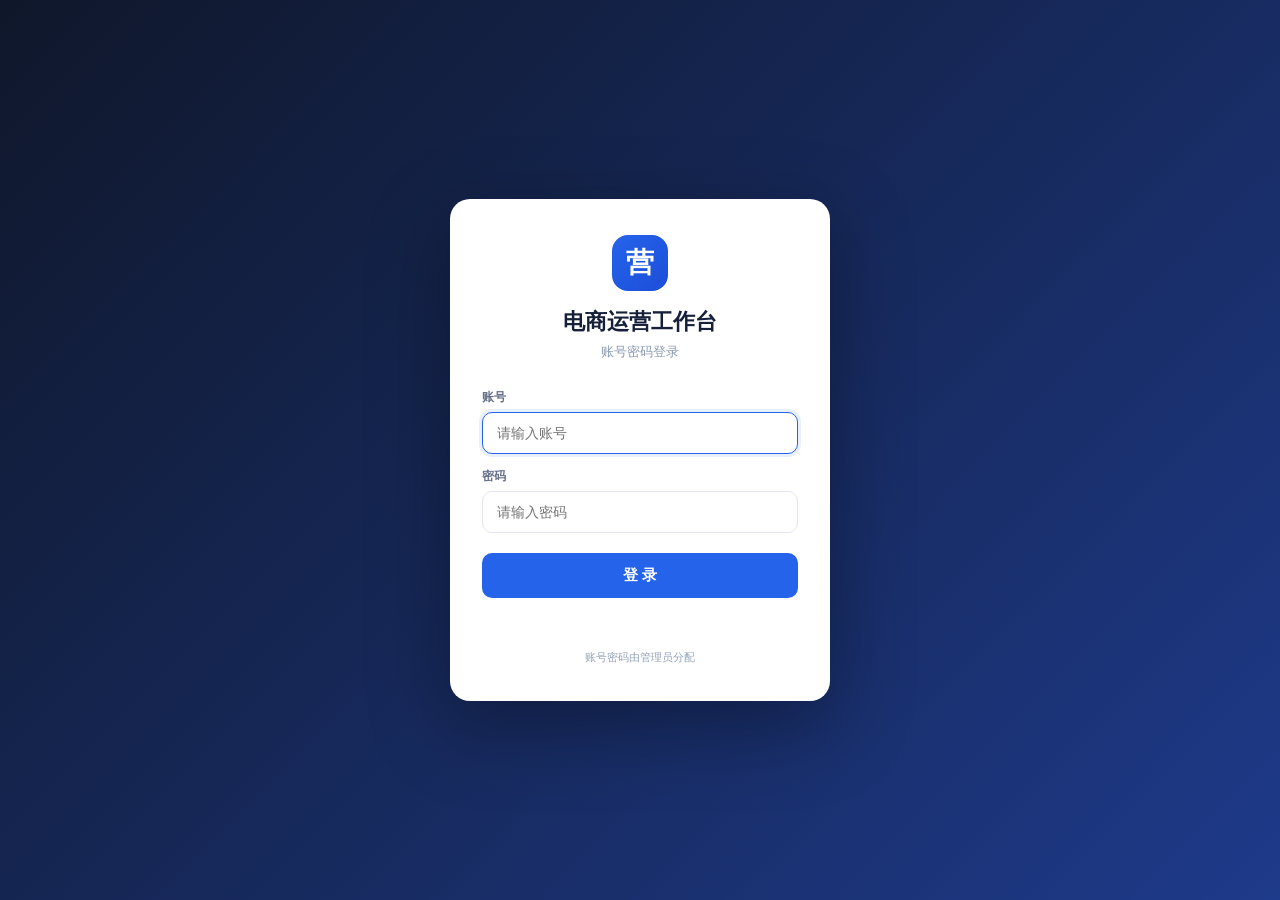
<file: index.html>
<!doctype html>
<html lang="zh-CN">
<head>
  <meta charset="utf-8">
  <meta name="viewport" content="width=device-width, initial-scale=1">
  <title>电商运营工作台</title>
  <link rel="stylesheet" href="style.css?v=20261010a">
</head>
<body>
  <div class="app">
    <aside class="sidebar">
      <div class="brand">
        <div class="logo">营</div>
        <div>电商运营工作台<small>PDD · 单品起店 · ROI</small></div>
      </div>
      <button class="nav-item active" data-view="autopublish"><span class="ico">🚀</span>一键上架</button>
      <button class="nav-item" data-view="flowtree"><span class="ico">🌳</span>流程树</button>
      <button class="nav-item" data-view="dashboard"><span class="ico">▦</span>运营总览1</button>
      <button class="nav-item" data-view="packing"><span class="ico">🖨</span>打单登记</button>
      <div class="nav-group" id="nav-group-guide">
        <div class="nav-item nav-parent" data-group="guide"><span class="ico">📚</span><span class="nav-label">运营指南</span><span class="nav-arrow">▾</span></div>
        <div class="nav-sub" id="nav-sub-guide" hidden></div>
      </div>
      <button class="nav-item" data-view="products"><span class="ico">✚</span>商品投产</button>
      <button class="nav-item" data-view="catalog"><span class="ico">📦</span>商品库</button>
      <button class="nav-item" data-view="freight"><span class="ico">🚚</span>运费结算</button>
      <button class="nav-item" data-view="competitors"><span class="ico">🔍</span>竞品监控</button>
      <button class="nav-item" data-view="titleopt"><span class="ico">✏️</span>标题优化</button>
      <button class="nav-item" data-view="suppliers"><span class="ico">🏭</span>供应商</button>
      <button class="nav-item" data-view="newoffer"><span class="ico">🆕</span>新品专区</button>
      <button class="nav-item" data-view="keywords"><span class="ico">⌘</span>关键词库</button>
      <button class="nav-item" data-view="tasks"><span class="ico">✔</span>SOP 任务</button>
      <button class="nav-item" data-view="scheduler"><span class="ico">⏰</span>任务调度</button>
      <button class="nav-item" data-view="reviews"><span class="ico">⭐</span>评价监控</button>
      <button class="nav-item" data-view="logs"><span class="ico">◷</span>运营日志</button>
      <button class="nav-item" data-view="errors"><span class="ico">⚠️</span>错误处理</button>
      <button class="nav-item" data-view="publishedgoods"><span class="ico">📋</span>上架列表</button>
      <button class="nav-item" data-view="aiboss"><span class="ico">🤖</span>AI老板</button>
      <button class="nav-item" data-view="promofinance"><span class="ico">💰</span>推广财务</button>
      <button class="nav-item" data-view="profit"><span class="ico">📊</span>盈利看板</button>
      <button class="nav-item" data-view="sale"><span class="ico">📈</span>销售看板</button>
      <button class="nav-item" data-view="useradmin" data-admin-only="1"><span class="ico">👥</span>用户与权限</button>
    </aside>

    <main class="main">
      <div class="topbar">
        <div>
          <h1 id="page-title">运营总览</h1>
          <p class="subtitle" id="page-subtitle">把资料里的经验，变成每天可执行的运营动作。</p>
        </div>
        <div style="display:flex;align-items:center;gap:10px">
          <div class="pill" id="shop-pill">
            <button class="shop-btn active" data-shop="拼多多">拼多多</button>
            <button class="shop-btn" data-shop="淘宝">淘宝</button>
          </div>
          <div class="pill" id="date-pill"></div>
          <div class="pill" id="user-pill" style="display:flex;align-items:center;gap:8px">
            <span id="current-user" style="font-weight:600;color:#17203a"></span>
            <button class="logout-btn" id="logout-btn">退出登录</button>
          </div>
        </div>
      </div>

      <div id="view-dashboard" class="view"></div>
      <div id="view-guidehub" class="view" hidden></div>
      <div id="view-guide" class="view" hidden></div>
      <div id="view-products" class="view" hidden></div>
      <div id="view-catalog" class="view" hidden></div>
      <div id="view-freight" class="view" hidden></div>
      <div id="view-competitors" class="view" hidden></div>
      <div id="view-titleopt" class="view" hidden></div>
      <div id="view-suppliers" class="view" hidden></div>
      <div id="view-knowledge" class="view" hidden></div>
      <div id="view-calendar" class="view" hidden></div>
      <div id="view-keywords" class="view" hidden></div>
      <div id="view-tasks" class="view" hidden></div>
      <div id="view-scheduler" class="view" hidden></div>
      <div id="view-reviews" class="view" hidden></div>
      <div id="view-douyin" class="view" hidden></div>
      <div id="view-logs" class="view" hidden></div>
      <div id="view-errors" class="view" hidden></div>
      <div id="view-autopublish" class="view" hidden></div>
      <div id="view-flowtree" class="view" hidden></div>
      <div id="view-publishedgoods" class="view" hidden></div>
      <div id="view-packing" class="view" hidden></div>
      <div id="view-promofinance" class="view" hidden></div>
      <div id="view-profit" class="view" hidden></div>
      <div id="view-sale" class="view" hidden></div>
      <div id="view-aiboss" class="view" hidden></div>
      <div id="view-useradmin" class="view" hidden></div>
      <div id="view-newoffer" class="view" hidden></div>
    </main>
  </div>

  <div class="toast" id="toast"></div>
  <script src="app.js?v=20261023c"></script>
</body>
</html>
</file>
<file: style.css>
/* ==========================================================================
   电商运营工作台 — 设计系统 v2
   现代 SaaS 数据看板 · 靛蓝紫品牌 · 精致层次
   ========================================================================== */

/* 全局：HTML hidden 属性必须真正隐藏（防止 .nav-item 等 display:flex 覆盖） */
[hidden] { display: none !important; }

:root {
  /* 品牌色（靛蓝 → 紫 渐变） */
  --brand: #4f46e5;
  --brand-2: #7c3aed;
  --brand-3: #6366f1;
  --grad: linear-gradient(135deg, #4f46e5 0%, #7c3aed 100%);
  --brand-soft: #eef2ff;

  /* 中性色阶 */
  --bg: #f5f6fa;
  --panel: #ffffff;
  --ink: #0f172a;
  --ink-2: #334155;
  --muted: #64748b;
  --faint: #94a3b8;
  --line: #e2e8f0;
  --line-soft: #f1f5f9;

  /* 语义色 */
  --green: #10b981;
  --amber: #f59e0b;
  --red: #ef4444;
  --sky: #0ea5e9;

  /* 阴影（三层） */
  --shadow-xs: 0 1px 2px rgba(15, 23, 42, .04);
  --shadow-sm: 0 1px 3px rgba(15, 23, 42, .06), 0 1px 2px rgba(15, 23, 42, .04);
  --shadow: 0 4px 6px -1px rgba(15, 23, 42, .05), 0 10px 22px -6px rgba(15, 23, 42, .07);
  --shadow-lg: 0 16px 36px -8px rgba(79, 70, 229, .20);
  --shadow-glow: 0 8px 24px -6px rgba(79, 70, 229, .45);

  --radius: 14px;
  --radius-sm: 10px;
  --radius-xs: 8px;
}

* { box-sizing: border-box; }
html, body { margin: 0; height: 100%; }
body {
  font-family: "Inter", "PingFang SC", "Microsoft YaHei", system-ui, -apple-system, sans-serif;
  background:
    radial-gradient(1200px 500px at 85% -10%, rgba(124, 58, 237, .06), transparent 60%),
    radial-gradient(900px 420px at -10% 0%, rgba(79, 70, 229, .05), transparent 55%),
    var(--bg);
  color: var(--ink);
  -webkit-font-smoothing: antialiased;
  -moz-osx-font-smoothing: grayscale;
  text-rendering: optimizeLegibility;
  font-feature-settings: "tnum" 1, "cv02" 1, "cv03" 1;
}
button, input, select, textarea { font-family: inherit; }
button { cursor: pointer; }

.app {
  display: grid;
  grid-template-columns: 252px 1fr;
  min-height: 100vh;
}

/* ==========================================================================
   侧栏 — 国风 · 墨底朱印描金
   ========================================================================== */
.sidebar {
  background: linear-gradient(180deg, #261610 0%, #20130c 45%, #190e08 100%);
  color: #f2e8d5;
  padding: 22px 14px;
  display: flex;
  flex-direction: column;
  gap: 4px;
  position: sticky;
  top: 0;
  height: 100vh;
  overflow-y: auto;
  box-shadow: inset -1px 0 0 rgba(201, 168, 106, .15);
}
.sidebar::-webkit-scrollbar { width: 6px; }
.sidebar::-webkit-scrollbar-thumb { background: rgba(201, 168, 106, .28); border-radius: 3px; }
.sidebar::-webkit-scrollbar-track { background: transparent; }
.brand {
  display: flex; align-items: center; gap: 11px;
  font-weight: 800; letter-spacing: -.02em;
  padding: 2px 8px 20px;
  margin-bottom: 8px;
  border-bottom: 1px solid rgba(201, 168, 106, .2);
}
.brand .logo {
  width: 38px; height: 38px; border-radius: 8px;
  background: linear-gradient(135deg, #b0392c, #8c2b20);
  border: 1px solid #c9a86a;
  display: grid; place-items: center; color: #fdf3e0; font-size: 19px;
  box-shadow: 0 4px 14px -4px rgba(176, 57, 44, .55);
}
.brand small { display: block; color: #bfa98c; font-weight: 500; margin-top: 3px; font-size: 11px; letter-spacing: .02em; }

.nav-item {
  display: flex; align-items: center; gap: 11px;
  color: #c9b394; text-decoration: none; border: 0; background: transparent;
  padding: 10px 12px; border-radius: 8px; font-size: 14px; font-weight: 500;
  width: 100%; text-align: left; position: relative;
  transition: background .18s, color .18s, transform .18s;
}
.nav-item:hover { background: rgba(201, 168, 106, .1); color: #f2e8d5; transform: translateX(2px); }
.nav-item.active {
  background: linear-gradient(90deg, #b0392c, #8c2b20); color: #fdf3e0; font-weight: 600;
  box-shadow: inset 3px 0 0 #c9a86a, 0 4px 14px -3px rgba(176, 57, 44, .5);
}
.nav-item .ico {
  width: 22px; height: 22px; text-align: center; font-size: 15px;
  display: grid; place-items: center; flex: 0 0 auto;
  border-radius: 6px; line-height: 1;
}
.nav-label { flex: 1; min-width: 0; }
.nav-arrow {
  flex: 0 0 auto; font-size: 11px; opacity: .7; padding: 0 2px;
  transition: transform .2s; line-height: 1; color: #c9a86a;
}
.nav-group.open .nav-arrow { transform: rotate(180deg); }
.nav-sub {
  display: flex; flex-direction: column; gap: 2px;
  padding-left: 12px; margin: 2px 0 4px 24px;
  border-left: 1px solid rgba(201, 168, 106, .25);
}
.nav-sub[hidden] { display: none; }
.nav-item.sub { padding: 8px 12px; }

/* ==========================================================================
   主内容
   ========================================================================== */
.main { padding: 30px 36px 60px; max-width: 1320px; min-width: 0; }
.topbar {
  display: flex; justify-content: space-between; align-items: flex-start;
  gap: 20px; margin-bottom: 26px;
}
h1 { font-size: 27px; margin: 0 0 6px; letter-spacing: -.025em; font-weight: 800; color: var(--ink); }
h2 { font-size: 18px; margin: 0; letter-spacing: -.01em; font-weight: 700; }
.subtitle { color: var(--muted); line-height: 1.6; margin: 0; font-size: 14px; }
.pill {
  color: var(--muted); background: white; padding: 5px 6px; border-radius: 999px;
  font-size: 12px; white-space: nowrap; box-shadow: var(--shadow-sm);
  border: 1px solid var(--line);
}
.shop-btn {
  border: 1px solid transparent; background: transparent; color: var(--muted);
  padding: 4px 13px; border-radius: 999px; font-size: 12px; font-weight: 600;
  cursor: pointer; transition: .18s;
}
.shop-btn:hover { color: var(--brand); }
.shop-btn.active { background: var(--grad); color: white; box-shadow: var(--shadow-sm); }
.logout-btn {
  border: 1px solid transparent; background: transparent; color: #dc2626;
  padding: 4px 13px; border-radius: 999px; font-size: 12px; font-weight: 600;
  cursor: pointer; transition: .18s;
}
.logout-btn:hover { color: #b91c1c; }

/* ==========================================================================
   Hero
   ========================================================================== */
.hero {
  position: relative;
  background: var(--grad);
  color: white; border-radius: 20px; padding: 26px 28px; margin-bottom: 24px;
  display: flex; justify-content: space-between; gap: 18px; flex-wrap: wrap;
  box-shadow: var(--shadow-lg);
  overflow: hidden;
}
.hero::before {
  content: ""; position: absolute; inset: 0;
  background:
    radial-gradient(400px 200px at 90% 0%, rgba(255, 255, 255, .18), transparent 60%),
    radial-gradient(300px 220px at 10% 100%, rgba(255, 255, 255, .08), transparent 55%);
  pointer-events: none;
}
.hero h2 { font-size: 21px; margin-bottom: 8px; position: relative; }
.hero p { margin: 0; opacity: .88; max-width: 560px; line-height: 1.65; position: relative; font-size: 13.5px; }
.hero .cta {
  align-self: center; background: white; color: #3730a3; border: 0; font-weight: 700;
  padding: 11px 18px; border-radius: 12px; font-size: 13.5px; position: relative;
  box-shadow: 0 8px 20px -6px rgba(0, 0, 0, .3); transition: transform .18s;
}
.hero .cta:hover { transform: translateY(-2px); }

/* ==========================================================================
   布局 / 统计卡片
   ========================================================================== */
.grid { display: grid; gap: 16px; }
.cols-2 { grid-template-columns: repeat(2, 1fr); }
.cols-3 { grid-template-columns: repeat(3, 1fr); }

.stats-grid { display: grid; grid-template-columns: repeat(4, 1fr); gap: 14px; margin-bottom: 22px; }
.stat-card {
  background: var(--panel); border-radius: var(--radius); padding: 18px 20px;
  box-shadow: var(--shadow-sm); border: 1px solid var(--line);
  transition: transform .18s, box-shadow .18s;
}
.stat-card:hover { transform: translateY(-3px); box-shadow: var(--shadow); }
.stat-card .label { color: var(--muted); font-size: 12px; margin-bottom: 8px; font-weight: 600; }
.stat-card .value {
  font-size: 28px; font-weight: 800; letter-spacing: -.02em; color: var(--ink);
  font-variant-numeric: tabular-nums;
}
.stat-card .hint { color: var(--faint); font-size: 11px; margin-top: 7px; }

/* ==========================================================================
   面板 / 卡片
   ========================================================================== */
.panel {
  background: var(--panel); border: 1px solid var(--line); border-radius: var(--radius);
  padding: 20px; box-shadow: var(--shadow-sm);
}
.panel + .panel { margin-top: 16px; }
.panel-header { display: flex; justify-content: space-between; align-items: center; margin-bottom: 16px; gap: 12px; flex-wrap: wrap; }
.panel-header h2 { font-size: 16px; }
.badge {
  color: var(--brand); background: var(--brand-soft); padding: 4px 9px;
  border-radius: 8px; font-size: 12px; font-weight: 700;
}
.muted { color: var(--muted); font-size: 13px; }

/* ==========================================================================
   表格
   ========================================================================== */
.table-wrap { overflow-x: auto; border-radius: var(--radius-xs); }
table { width: 100%; border-collapse: collapse; font-size: 13px; }
th, td { text-align: left; padding: 11px 12px; border-bottom: 1px solid var(--line-soft); vertical-align: middle; }
thead th {
  color: var(--muted); font-weight: 600; font-size: 12px; white-space: nowrap;
  background: #fafbfe; letter-spacing: .02em;
}
thead tr th:first-child { border-top-left-radius: 8px; border-bottom-left-radius: 8px; }
thead tr th:last-child { border-top-right-radius: 8px; border-bottom-right-radius: 8px; }
td.num { text-align: right; font-variant-numeric: tabular-nums; }
tbody tr { transition: background .12s; }
tbody tr:hover td { background: #f6f7ff; }
tbody tr:last-child td { border-bottom: 0; }

.tag {
  display: inline-block; padding: 3px 10px; border-radius: 999px;
  font-size: 11px; font-weight: 600; line-height: 1.5;
}
.tag.green { background: #e7f9f1; color: #0e9f6e; }
.tag.amber { background: #fef3e0; color: #d97706; }
.tag.red { background: #fdecec; color: #dc2626; }
.tag.blue { background: var(--brand-soft); color: var(--brand); }
.tag.gray { background: #eef1f6; color: #8a94a6; }

/* ==========================================================================
   按钮
   ========================================================================== */
.btn {
  border: 1px solid var(--line); background: white; color: var(--ink-2);
  padding: 9px 15px; border-radius: var(--radius-xs); font-weight: 600; font-size: 13px;
  transition: .18s; box-shadow: var(--shadow-xs);
}
.btn:hover { border-color: #cbd5e1; background: #fafbfe; transform: translateY(-1px); }
.btn:active { transform: translateY(0); }
.btn.primary { background: var(--grad); color: white; border-color: transparent; box-shadow: 0 6px 16px -6px rgba(99, 102, 241, .6); }
.btn.primary:hover { filter: brightness(1.06); box-shadow: 0 8px 20px -6px rgba(99, 102, 241, .7); }
.btn.subtle { border: 0; background: #eef1f8; color: var(--muted); box-shadow: none; }
.btn.subtle:hover { background: #e4e8f2; }
.btn.danger { color: var(--red); border-color: #fbd5d5; }
.btn.danger:hover { background: #fff5f5; }
.btn.sm { padding: 7px 11px; font-size: 12px; border-radius: 8px; }
.btn.xs { padding: 4px 8px; font-size: 11px; border-radius: 7px; }

/* 新品专区「一键上架选中」主操作按钮：渐变 + 图标 + 圆角阴影，更醒目大方 */
.newoffer-publish-btn {
  display: inline-flex; align-items: center; gap: 7px;
  padding: 10px 22px; font-size: 14px; font-weight: 700; color: #fff;
  background: linear-gradient(135deg, #2563eb 0%, #7c3aed 100%);
  border: none; border-radius: 12px; cursor: pointer;
  box-shadow: 0 6px 18px -4px rgba(79, 70, 229, .55), 0 2px 6px rgba(79, 70, 229, .3);
  transition: .2s;
}
.newoffer-publish-btn:hover {
  transform: translateY(-2px); filter: brightness(1.06);
  box-shadow: 0 10px 24px -6px rgba(79, 70, 229, .65);
}
.newoffer-publish-btn:active { transform: translateY(0); box-shadow: 0 4px 12px -4px rgba(79, 70, 229, .5); }
.newoffer-publish-btn:disabled { opacity: .55; cursor: not-allowed; transform: none; filter: none; }

.mod-badge {
  display: inline-block; min-width: 17px; height: 17px; line-height: 17px; padding: 0 5px;
  border-radius: 9px; background: #ef4444; color: #fff; font-size: 10px; font-weight: 700;
  text-align: center; margin-left: 5px; vertical-align: middle;
  box-shadow: 0 2px 6px -1px rgba(239, 68, 68, .5);
}
.mod-new { color: #ef4444; font-weight: 700; }
.catalog-prod-actions { margin-left: auto; display: flex; gap: 5px; flex: 0 0 auto; }
.sku-actions { display: flex; gap: 5px; flex: 0 0 auto; }

/* ==========================================================================
   表单
   ========================================================================== */
form { display: grid; gap: 11px; }
.field-row { display: grid; grid-template-columns: 1fr 1fr; gap: 13px; }
.field { display: flex; flex-direction: column; gap: 6px; }
.field label { font-size: 12px; color: var(--muted); font-weight: 600; }
input, select, textarea {
  border: 1px solid var(--line); border-radius: 9px; padding: 9px 12px;
  font-size: 13px; width: 100%; color: var(--ink); background: white;
  transition: border-color .15s, box-shadow .15s;
}
input:focus, select:focus, textarea:focus {
  outline: none; border-color: var(--brand);
  box-shadow: 0 0 0 3px rgba(79, 70, 229, .14);
}
textarea { min-height: 72px; resize: vertical; }
.form-actions { display: flex; gap: 8px; justify-content: flex-end; }

/* ==========================================================================
   知识库卡片
   ========================================================================== */
.card-grid { display: grid; grid-template-columns: repeat(auto-fill, minmax(300px, 1fr)); gap: 16px; }
.k-card {
  border: 1px solid var(--line); border-radius: var(--radius); padding: 18px;
  background: white; box-shadow: var(--shadow-xs); transition: transform .18s, box-shadow .18s;
}
.k-card:hover { transform: translateY(-3px); box-shadow: var(--shadow); }
.k-card .cat { color: var(--brand); font-size: 11px; font-weight: 700; text-transform: uppercase; letter-spacing: .07em; }
.k-card h3 { margin: 8px 0 8px; font-size: 15.5px; }
.k-card p { color: var(--muted); font-size: 13px; line-height: 1.55; margin: 0 0 12px; }
.k-card ul { margin: 0 0 14px; padding-left: 18px; color: var(--ink-2); font-size: 12.5px; line-height: 1.65; }
.k-sop { background: #f4f6ff; border-radius: 8px; padding: 10px 12px; font-size: 12px; color: #475069; white-space: pre-line; line-height: 1.6; }

/* ==========================================================================
   选品日历
   ========================================================================== */
.calendar-wrap { display: grid; grid-template-columns: repeat(auto-fill, minmax(260px, 1fr)); gap: 14px; }
.month-col { border: 1px solid var(--line); border-radius: var(--radius); padding: 16px; background: white; box-shadow: var(--shadow-xs); }
.month-col h3 { margin: 0 0 12px; font-size: 15px; color: var(--brand-2); }
.node { font-size: 12.5px; line-height: 1.5; padding: 9px 0; border-top: 1px dashed var(--line); }
.node b { display: block; margin-bottom: 3px; color: var(--ink); }
.node span { color: #565f7a; }

/* ==========================================================================
   任务
   ========================================================================== */
.task-row { display: flex; align-items: center; gap: 11px; padding: 12px 0; border-bottom: 1px solid var(--line-soft); }
.task-row:last-child { border-bottom: 0; }
.task-check { width: 18px; height: 18px; accent-color: var(--brand); flex: 0 0 auto; }
.task-body { flex: 1; min-width: 0; }
.task-title { font-weight: 600; font-size: 14px; color: var(--ink); }
.task-meta { color: var(--muted); font-size: 12px; margin-top: 3px; }
.task-row.done .task-title { text-decoration: line-through; color: var(--muted); }

.tabs { display: flex; gap: 7px; flex-wrap: wrap; margin-bottom: 16px; }
.tab {
  border: 1px solid var(--line); background: white; color: var(--muted);
  padding: 8px 15px; border-radius: 999px; font-size: 13px; font-weight: 600;
  transition: .18s;
}
.tab:hover { color: var(--brand); border-color: #c7d2fe; }
.tab.active { background: var(--grad); border-color: transparent; color: white; box-shadow: 0 6px 14px -6px rgba(99, 102, 241, .55); }

.roi-meter { width: 100%; height: 10px; border-radius: 999px; background: #eef0f7; overflow: hidden; }
.roi-meter > i { display: block; height: 100%; background: linear-gradient(90deg, var(--green), var(--brand)); border-radius: 999px; }

.empty { text-align: center; color: var(--faint); padding: 40px 10px; }
.empty .big { font-size: 42px; margin-bottom: 8px; }

.callout {
  border-left: 4px solid var(--amber); background: #fffbf0; border-radius: 8px;
  padding: 12px 14px; font-size: 13px; color: #7a5b12; margin: 12px 0; line-height: 1.6;
}

/* ==========================================================================
   操作手册
   ========================================================================== */
.guide-steps { display: grid; gap: 11px; }
.guide-step {
  display: flex; gap: 13px; align-items: flex-start;
  border: 1px solid var(--line); border-radius: 12px; padding: 14px;
  background: #fbfcff; transition: box-shadow .18s;
}
.guide-step:hover { box-shadow: var(--shadow-sm); }
.guide-step > b {
  color: white; background: var(--grad);
  min-width: 36px; height: 36px; border-radius: 10px;
  display: grid; place-items: center; font-size: 13px; flex: 0 0 auto;
  box-shadow: 0 4px 12px -4px rgba(99, 102, 241, .5);
}
.guide-step h3 { margin: 0 0 4px; font-size: 14px; }
.guide-step p { margin: 0; color: var(--muted); font-size: 12.5px; line-height: 1.55; }
.guide-note { color: var(--amber); font-weight: 700; }

/* ==========================================================================
   Toast
   ========================================================================== */
.toast {
  position: fixed; right: 24px; bottom: 24px; z-index: 50;
  background: #111827; color: white; padding: 13px 18px; border-radius: 12px;
  font-size: 13px; box-shadow: var(--shadow-lg); opacity: 0; transform: translateY(12px);
  transition: .25s; pointer-events: none; max-width: 340px;
}
.toast.show { opacity: 1; transform: translateY(0); }

/* ==========================================================================
   商品库（平台 + 电商层级）
   ========================================================================== */
/* 删除模式开关 */
.delete-toggle-bar {
  display: flex; align-items: center; gap: 12px;
  padding: 10px 14px; margin-bottom: 16px;
  border: 1px solid var(--line); border-radius: 12px;
  background: #fafbfe; flex-wrap: wrap;
}
.delete-toggle { display: flex; align-items: center; gap: 9px; cursor: pointer; user-select: none; }
.delete-toggle input { display: none; }
.delete-toggle-track {
  width: 40px; height: 22px; border-radius: 999px;
  background: #e2e8f0; position: relative; transition: .2s; flex: 0 0 auto;
}
.delete-toggle-thumb {
  position: absolute; top: 2px; left: 2px; width: 18px; height: 18px;
  border-radius: 50%; background: white; box-shadow: 0 1px 3px rgba(0, 0, 0, .2);
  transition: .2s;
}
.delete-toggle input:checked + .delete-toggle-track { background: var(--red); }
.delete-toggle input:checked + .delete-toggle-track .delete-toggle-thumb { left: 20px; }
.delete-toggle-label { font-size: 13px; font-weight: 700; color: var(--ink-2); }
.delete-toggle-hint { font-size: 12px; color: var(--muted); }
.catalog-platform { margin-bottom: 26px; }
.catalog-platform-head { display: flex; align-items: center; justify-content: space-between; gap: 10px; margin-bottom: 12px; flex-wrap: wrap; }
.catalog-platform-head h3 { font-size: 17px; margin: 0; display: flex; align-items: center; gap: 8px; font-weight: 800; }
.catalog-toolbar { display: flex; align-items: center; justify-content: space-between; gap: 10px; margin-bottom: 16px; flex-wrap: wrap; }
.catalog-export-group { display: flex; gap: 6px; flex-wrap: wrap; }
.catalog-shop { margin: 0 0 18px 16px; padding-left: 16px; border-left: 3px solid #c7d2fe; }
.catalog-shop-head { display: flex; align-items: center; justify-content: space-between; gap: 10px; margin-bottom: 10px; flex-wrap: wrap; }
.catalog-shop-head h4 { font-size: 15px; margin: 0; display: flex; align-items: center; gap: 8px; font-weight: 700; }
.catalog-head-actions { display: flex; gap: 6px; }
.catalog-shop-toggle { display: flex; align-items: center; gap: 8px; cursor: pointer; user-select: none; flex: 1; min-width: 0; }
.catalog-fold-icon { font-size: 12px; color: var(--muted); transition: transform .15s; }
.catalog-shop-body { margin-top: 10px; }
.catalog-product-list {
  border: 1px solid var(--line); border-radius: 12px; overflow: hidden;
  background: white; box-shadow: var(--shadow-xs);
}
.catalog-prod-row { border-bottom: 1px solid var(--line-soft); }
.catalog-prod-row:last-child { border-bottom: 0; }
.catalog-prod-main { display: flex; align-items: center; gap: 12px; padding: 11px 15px; cursor: pointer; transition: background .15s; }
.catalog-prod-main:hover { background: #f6f7ff; }
.prod-code { font-weight: 700; color: var(--brand); font-size: 12px; min-width: 56px; flex: 0 0 auto; }
.prod-code-empty { color: var(--muted); font-weight: 500; }
.prod-name { flex: 1; min-width: 0; overflow: hidden; text-overflow: ellipsis; white-space: nowrap; font-size: 13px; color: var(--ink-2); }
.prod-id { color: var(--faint); font-size: 12px; white-space: nowrap; flex: 0 0 auto; }
.prod-sku-count { flex: 0 0 auto; }
.catalog-prod { cursor: pointer; transition: box-shadow .15s, transform .15s; }
.catalog-prod:hover { box-shadow: var(--shadow); transform: translateY(-2px); }
.catalog-id { font-size: 12px; color: var(--muted); margin: 4px 0 8px; }
.catalog-sku-list { margin-top: 10px; border-top: 1px dashed var(--line); padding-top: 8px; max-height: 280px; overflow-y: auto; }
.catalog-sku-loading { text-align: center; color: var(--muted); padding: 12px; font-size: 12.5px; }
.sku-row { display: flex; align-items: center; gap: 8px; flex-wrap: wrap; padding: 7px 0; border-bottom: 1px solid #f2f4f8; font-size: 12.5px; }
.sku-row:last-child { border-bottom: 0; }
.sku-name { flex: 1 1 100%; font-weight: 600; color: #26306a; }
.sku-price { color: var(--muted); white-space: nowrap; font-variant-numeric: tabular-nums; }
.muted { font-style: normal; color: #b0b8c8; }
.catalog-searchbar { margin-bottom: 16px; }
.catalog-searchbar .search {
  width: 100%; max-width: 440px; padding: 11px 15px; border: 1px solid var(--line);
  border-radius: 10px; font-size: 13px; color: #17203a;
  box-shadow: var(--shadow-xs); transition: .15s;
}
.catalog-searchbar .search:focus { border-color: var(--brand); box-shadow: 0 0 0 3px rgba(79, 70, 229, .14); }
.catalog-section-title { font-size: 15px; margin: 24px 0 12px; font-weight: 700; }
.catalog-overview { display: grid; grid-template-columns: repeat(3, 1fr); gap: 14px; margin: 0 0 18px; }
.ov-card { border: 1px solid var(--line); border-radius: var(--radius); padding: 16px; background: white; box-shadow: var(--shadow-xs); }
.ov-card h4 { margin: 0 0 12px; font-size: 14px; font-weight: 700; }
.ov-row { display: flex; align-items: center; gap: 8px; margin-bottom: 9px; font-size: 12.5px; }
.ov-row > span { width: 36px; color: var(--muted); }
.ov-row > b { min-width: 56px; font-size: 12px; font-variant-numeric: tabular-nums; }
.ov-bar { flex: 1; height: 8px; background: #eef0f3; border-radius: 999px; overflow: hidden; }
.ov-fill { height: 100%; border-radius: 999px; transition: width .3s; }
.ov-row > em { font-style: normal; font-size: 11px; color: var(--muted); min-width: 30px; text-align: right; }
.ov-top { display: flex; align-items: center; gap: 8px; padding: 6px 0; border-bottom: 1px solid #f2f4f8; font-size: 12px; }
.ov-top:last-child { border-bottom: 0; }
.ov-rank { min-width: 18px; height: 18px; border-radius: 6px; background: var(--brand-soft); color: var(--brand); display: grid; place-items: center; font-size: 11px; font-weight: 700; }
.ov-name { flex: 1; overflow: hidden; text-overflow: ellipsis; white-space: nowrap; color: var(--ink-2); }
.ov-tags { display: flex; flex-wrap: wrap; gap: 6px; }
.ov-hint { margin-top: 9px; font-size: 11px; color: var(--faint); }

/* ==========================================================================
   订单记录折叠面板
   ========================================================================== */
.orders-panel {
  margin-top: 22px; border: 1px solid var(--line); border-radius: var(--radius);
  background: white; overflow: hidden; box-shadow: var(--shadow-sm);
}
.orders-panel-head {
  display: flex; align-items: center; gap: 12px; padding: 17px 20px;
  cursor: pointer; user-select: none;
  background: linear-gradient(135deg, #f4f6ff, #fafbff);
  transition: background .15s;
}
.orders-panel-head:hover { background: linear-gradient(135deg, #eef2ff, #f5f7ff); }
.orders-fold-icon {
  font-size: 18px; color: var(--brand); font-weight: 700;
  width: 30px; height: 30px; display: flex; align-items: center; justify-content: center;
  background: #fff; border-radius: 9px; box-shadow: 0 1px 4px rgba(0, 0, 0, .1);
  transition: transform .15s;
}
.orders-panel-title { font-size: 17px; font-weight: 700; color: var(--ink); }
.orders-panel-count { background: var(--grad); color: #fff; font-size: 12.5px; font-weight: 700; padding: 3px 12px; border-radius: 999px; box-shadow: 0 4px 10px -4px rgba(99, 102, 241, .5); }
.orders-panel-hint { margin-left: auto; font-size: 12px; color: var(--muted); }
.orders-panel-body { border-top: 1px solid var(--line); padding: 18px 20px; }
.orders-platform { margin-bottom: 18px; }
.orders-platform:last-child { margin-bottom: 0; }
.orders-platform-head h4 { font-size: 15px; margin: 0 0 8px; font-weight: 700; }
.orders-shop { margin-left: 14px; padding-left: 14px; border-left: 3px solid #c7d2fe; margin-bottom: 14px; }
.orders-shop:last-child { margin-bottom: 0; }
.orders-shop-head { display: flex; align-items: center; gap: 8px; cursor: pointer; user-select: none; margin-bottom: 9px; }
.orders-shop-head h5 { font-size: 13.5px; margin: 0; display: flex; align-items: center; gap: 8px; font-weight: 700; }
.orders-shop-fold { font-size: 12px; color: var(--brand); font-weight: 700; transition: transform .15s; flex: 0 0 auto; }
.orders-no { font-family: ui-monospace, SFMono-Regular, Menlo, Consolas, monospace; font-size: 12px; white-space: nowrap; }
.orders-more { font-size: 12px; color: #b7791f; background: #fffaf0; border: 1px solid #fde9c9; border-radius: 8px; padding: 7px 13px; margin-bottom: 9px; }

.ge-toolbar { display: flex; align-items: center; gap: 12px; margin-bottom: 12px; flex-wrap: wrap; }
.ge-hint { font-size: 12px; color: var(--muted); }
.ge-filter {
  padding: 8px 12px; border: 1px solid var(--line); border-radius: 8px;
  font-size: 13px; color: #17203a; background: #fff; cursor: pointer; outline: none;
  transition: .15s;
}
.ge-filter:focus { border-color: var(--brand); box-shadow: 0 0 0 3px rgba(79, 70, 229, .14); }

/* ==========================================================================
   经营分析看板
   ========================================================================== */
.perf-panel { margin-top: 22px; border: 1px solid var(--line); border-radius: var(--radius); background: #fff; padding: 20px 22px; box-shadow: var(--shadow-sm); }
.perf-header { display: flex; align-items: center; justify-content: space-between; gap: 12px; margin-bottom: 15px; flex-wrap: wrap; }
.perf-title { font-size: 17px; font-weight: 800; color: var(--ink); margin: 0; }
.perf-shop-filter {
  padding: 8px 14px; border: 1px solid var(--line); border-radius: 9px;
  font-size: 13px; color: var(--ink-2); background: white; cursor: pointer;
  font-weight: 600; transition: .15s;
}
.perf-shop-filter:hover { border-color: #c7d2fe; }
.perf-shop-filter:focus { border-color: var(--brand); box-shadow: 0 0 0 3px rgba(79, 70, 229, .14); outline: none; }
.perf-summary { display: flex; gap: 12px; flex-wrap: wrap; margin-bottom: 18px; }
.perf-card { flex: 1 1 150px; min-width: 128px; background: linear-gradient(135deg, #f4f6ff, #fafbff); border-radius: 11px; padding: 14px 16px; border: 1px solid var(--line-soft); }
.perf-card .p-label { font-size: 12px; color: var(--muted); margin-bottom: 5px; font-weight: 600; }
.perf-card .p-value { font-size: 21px; font-weight: 800; color: var(--ink); font-variant-numeric: tabular-nums; }
.perf-card .p-hint { font-size: 11px; color: var(--faint); margin-top: 3px; }
.perf-note { font-size: 12px; color: var(--muted); background: #fff7ed; border: 1px solid #fed7aa; border-radius: 9px; padding: 9px 13px; margin: 0 0 16px; line-height: 1.6; }
.perf-shops { margin: 0 0 18px; }
.perf-shops-head { display: flex; align-items: center; justify-content: space-between; gap: 10px; flex-wrap: wrap; margin: 0 0 9px; }
.perf-shops-head h4 { font-size: 14px; font-weight: 700; color: var(--ink); margin: 0; }
.perf-range { display: flex; align-items: center; gap: 6px; flex-wrap: wrap; }
.perf-rbtn { padding: 5px 10px; border: 1px solid var(--line-soft); border-radius: 7px; font-size: 12px; color: var(--ink-2); background: #fff; cursor: pointer; }
.perf-rbtn.active { background: #4f46e5; border-color: #4f46e5; color: #fff; font-weight: 600; }
.perf-custom-label { font-size: 12px; color: var(--muted); margin-left: 6px; }
.perf-date { padding: 4px 6px; border: 1px solid var(--line-soft); border-radius: 7px; font-size: 12px; color: var(--ink-2); background: #fff; max-width: 128px; }
.perf-date.active { border-color: #4f46e5; color: #4f46e5; }
.perf-date-sep { font-size: 12px; color: var(--muted); }
.perf-status-chips { display: flex; align-items: center; gap: 6px; flex-wrap: wrap; }
.perf-sbtn { padding: 5px 10px; border: 1px solid var(--line-soft); border-radius: 7px; font-size: 12px; color: var(--ink-2); background: #fff; cursor: pointer; }
.perf-sbtn.active { background: #4f46e5; border-color: #4f46e5; color: #fff; font-weight: 600; }
.perf-shop-scroll { overflow-x: auto; -webkit-overflow-scrolling: touch; }
.perf-shop-table { width: 100%; min-width: 580px; border-collapse: collapse; font-size: 13px; font-variant-numeric: tabular-nums; }
.perf-shop-table th, .perf-shop-table td { padding: 8px 10px; border: 1px solid var(--line-soft); text-align: right; white-space: nowrap; }
.perf-shop-table th { background: #f4f6ff; color: var(--ink-2); font-weight: 700; }
.perf-shop-table th:first-child, .perf-shop-table td:first-child,
.perf-shop-table th:nth-child(2), .perf-shop-table td:nth-child(2) { text-align: left; color: var(--muted); font-weight: 600; max-width: 150px; overflow: hidden; text-overflow: ellipsis; }
.perf-shop-table tbody tr:hover { background: #fafbff; }
.perf-shop-table .perf-shop-all td { background: #f0f4ff; font-weight: 700; color: var(--ink); }
.perf-cols { display: flex; gap: 16px; flex-wrap: wrap; }
.perf-col { flex: 1 1 250px; min-width: 210px; }
.perf-col h4 { font-size: 14px; font-weight: 700; color: var(--ink); margin: 0 0 9px; }
.perf-rank { display: flex; align-items: center; gap: 9px; padding: 7px 0; border-bottom: 1px dashed #eef0f5; font-size: 13px; }
.perf-rank:last-child { border-bottom: none; }
.perf-rk { width: 21px; height: 21px; line-height: 21px; text-align: center; border-radius: 7px; background: var(--brand-soft); color: var(--brand); font-weight: 700; font-size: 12px; flex-shrink: 0; }
.perf-name { flex: 1; color: var(--ink-2); overflow: hidden; text-overflow: ellipsis; white-space: nowrap; }
.perf-name em { font-style: normal; color: var(--muted); font-size: 11px; margin-left: 4px; }
.perf-amt { color: #e67e22; font-weight: 700; white-space: nowrap; min-width: 52px; text-align: right; font-variant-numeric: tabular-nums; }
.perf-odr { color: var(--muted); white-space: nowrap; }
.perf-bar-row { display: flex; align-items: center; gap: 8px; padding: 5px 0; font-size: 12px; }
.perf-date { width: 38px; color: var(--muted); flex-shrink: 0; font-variant-numeric: tabular-nums; }
.perf-bar { flex: 1; height: 10px; background: #eef0f5; border-radius: 5px; overflow: hidden; }
.perf-fill { height: 100%; background: var(--grad); border-radius: 5px; }
.perf-hint { font-size: 11px; color: var(--faint); font-weight: 500; margin-left: 4px; }
.daily-more-btn {
  display: block; width: 100%; margin-top: 10px; padding: 8px 0;
  border: 1px dashed var(--line); border-radius: 8px; background: #fafbfe;
  color: var(--brand); font-size: 12px; font-weight: 600; cursor: pointer;
  transition: .15s;
}
.daily-more-btn:hover { background: var(--brand-soft); border-color: #c7d2fe; }
.daily-rest, .top-rest { border-top: 1px dashed var(--line); margin-top: 6px; padding-top: 6px; }

/* ==========================================================================
   CSV 导入弹窗
   ========================================================================== */
.imp-row { margin-bottom: 13px; }
.imp-row label { display: block; font-size: 12px; color: var(--muted); margin-bottom: 5px; font-weight: 600; }
.imp-row select, .imp-row input[type=file] { width: 100%; padding: 9px 12px; border: 1px solid var(--line); border-radius: 8px; font-size: 13px; color: #17203a; background: #fff; box-sizing: border-box; }
.imp-hint { font-size: 12px; color: var(--faint); line-height: 1.6; margin-top: 9px; }

/* ==========================================================================
   成本价 / 毛利率 / 低库存 / 状态标签
   ========================================================================== */
.prod-cost { font-size: 12px; color: #7c3aed; background: #f5f3ff; padding: 2px 9px; border-radius: 999px; white-space: nowrap; }
.prod-margin { font-size: 12px; color: #16a34a; background: #e7f9f1; padding: 2px 9px; border-radius: 999px; white-space: nowrap; }
.prod-margin.neg { color: #ef4444; background: #fdecec; }
.stock-low { color: #ef4444; font-weight: 700; background: #fdecec; padding: 2px 9px; border-radius: 6px; }

.prod-status { font-size: 11px; font-weight: 700; padding: 2px 10px; border-radius: 999px; white-space: nowrap; flex: 0 0 auto; }
.prod-status.status-none { color: #8a94a6; background: #eef1f6; font-weight: 500; }
.prod-status.status-在售 { color: #0e9f6e; background: #e7f9f1; }
.prod-status.status-下架 { color: #8a94a6; background: #eef1f6; }
.prod-status.status-售罄 { color: #ef4444; background: #fdecec; }
.prod-status.status-清仓 { color: #b45309; background: #fef3e0; }
.prod-status.status-新品 { color: #7c3aed; background: #f5f3ff; }
.prod-status.status-停推 { color: #475069; background: #eef1f6; }

/* ==========================================================================
   选品联动
   ========================================================================== */
.sel-summary { display: flex; flex-wrap: wrap; gap: 8px; margin-bottom: 13px; }
.sel-label { display: inline-block; font-size: 11px; font-weight: 700; padding: 3px 10px; border-radius: 999px; white-space: nowrap; }
.sel-main { color: #0e9f6e; background: #e7f9f1; }
.sel-potential { color: #1d4ed8; background: #eef2ff; }
.sel-slow { color: #b45309; background: #fef3e0; }
.sel-loss { color: #ef4444; background: #fdecec; }
.sel-watch { color: #8a94a6; background: #eef1f6; }
.sel-reason { font-size: 12px; color: var(--muted); max-width: 270px; }

/* ==========================================================================
   响应式
   ========================================================================== */
@media (max-width: 1024px) and (min-width: 769px) {
  .app { grid-template-columns: 210px 1fr; }
  .main { padding: 24px 26px; }
  .stats-grid { grid-template-columns: repeat(2, 1fr); }
  .catalog-overview { grid-template-columns: 1fr 1fr; }
}

@media (max-width: 768px) {
  .app { grid-template-columns: 1fr; }
  .sidebar {
    position: sticky; top: 0; z-index: 40;
    height: auto;
    flex-direction: row; flex-wrap: nowrap;
    overflow-x: auto;
    padding: 10px 12px; gap: 6px;
    scrollbar-width: none;
  }
  .sidebar::-webkit-scrollbar { display: none; }
  .brand { display: none; }
  .nav-item {
    flex: 0 0 auto; width: auto;
    padding: 8px 14px; font-size: 13px;
    white-space: nowrap;
  }
  .nav-item:hover { transform: none; }
  .nav-item .ico { width: 16px; }
  .main { padding: 16px 14px 40px; }
  .topbar { flex-direction: column; gap: 12px; margin-bottom: 18px; }
  .topbar > div:last-child { flex-wrap: wrap; }
  h1 { font-size: 20px; }
  h2 { font-size: 16px; }
  .subtitle { font-size: 13px; }
  .hero { padding: 18px 16px; border-radius: 16px; margin-bottom: 16px; }
  .hero h2 { font-size: 18px; }
  .hero p { font-size: 13px; }
  .stats-grid { grid-template-columns: repeat(2, 1fr); gap: 10px; margin-bottom: 16px; }
  .stat-card { padding: 13px 15px; }
  .stat-card .value { font-size: 21px; }
  .card-grid { grid-template-columns: 1fr; }
  .calendar-wrap { grid-template-columns: 1fr; }
  .catalog-overview { grid-template-columns: 1fr; }
  .catalog-shop { margin-left: 4px; padding-left: 10px; }
  .catalog-prod-main { flex-wrap: wrap; gap: 6px 10px; padding: 10px 12px; }
  .prod-id { display: none; }
  .cols-2, .cols-3 { grid-template-columns: 1fr; }
  .field-row { grid-template-columns: 1fr; }
  .panel { padding: 15px; }
  .form-actions { flex-wrap: wrap; }
  table { font-size: 12px; }
  th, td { padding: 9px 7px; }
}

/* 供应商面板 */
.sup-toolbar { display: flex; align-items: center; gap: 8px; margin: 0 0 12px; flex-wrap: wrap; }
.sup-search { flex: 1; min-width: 160px; padding: 8px 12px; border: 1px solid #e4e7f1; border-radius: 9px; font-size: 13px; background: #fff; }
.sup-search:focus { outline: none; border-color: #4f46e5; }
.sup-search-tip { font-size: 12px; color: #4f46e5; font-weight: 600; margin: 0 0 8px; }
.sup-item { border: 1px solid #eef1f5; border-radius: 8px; margin-bottom: 8px; overflow: hidden; }
.sup-head { display: flex; align-items: center; gap: 8px; padding: 9px 12px; cursor: pointer; background: #f8fafc; }
.sup-head:hover { background: #f1f5f9; }
.sup-fold { color: #94a3b8; font-size: 12px; width: 12px; }
.sup-name { font-weight: 700; color: #1e3a5f; font-size: 13px; }
.sup-count { background: #e0e7ff; color: #4f46e5; border-radius: 10px; padding: 1px 8px; font-size: 11px; font-weight: 600; }
.sup-src { color: #94a3b8; font-size: 11px; margin-left: auto; }
.sup-body { padding: 4px 8px 8px; }
.sup-price { font-weight: 700; color: #dc2626; }
.sup-img-cell { width: 48px; padding: 3px !important; }
.sup-img-cell img { width: 44px; height: 44px; object-fit: cover; border-radius: 6px; display: block; border: 1px solid #eef1f5; cursor: zoom-in; }
.sup-img-cell a { display: block; line-height: 0; }
.sup-noimg { color: #cbd5e1; font-size: 12px; }

/* 运费分析筛选 */
.freight-filter { display: flex; align-items: center; gap: 8px; margin: 0 0 14px; flex-wrap: wrap; }
.ff-label { font-size: 12px; color: var(--muted); font-weight: 600; }
.ff-select { padding: 6px 10px; border: 1px solid var(--line); border-radius: 8px; font-size: 13px; color: var(--ink-2); background: #fff; cursor: pointer; }

/* 运营闭环全景 */
.flow-map { display: flex; align-items: stretch; gap: 10px; overflow-x: auto; padding: 4px 2px 10px; }
.flow-stage { flex: 1 1 0; min-width: 148px; display: flex; flex-direction: column; gap: 8px; }
.flow-stage-head { display: flex; align-items: center; gap: 7px; padding: 8px 10px 8px 12px; border-radius: 9px; background: #f8fafc; border-left: 4px solid var(--fc, #4f46e5); font-weight: 700; font-size: 13px; color: var(--ink-2); }
.flow-stage-ico { font-size: 16px; line-height: 1; }
.flow-stage-name { flex: 1; }
.flow-steps { display: flex; flex-direction: column; gap: 7px; }
.flow-step { background: #fff; border: 1px solid var(--line-soft); border-left: 3px solid var(--fc, #4f46e5); border-radius: 9px; padding: 9px 10px; cursor: pointer; transition: transform .12s, box-shadow .12s; }
.flow-step:hover { transform: translateY(-2px); box-shadow: var(--shadow); }
.flow-step-top { display: flex; align-items: center; gap: 6px; }
.flow-step-ico { font-size: 14px; line-height: 1; }
.flow-step-name { font-size: 13px; font-weight: 600; color: var(--ink); }
.flow-step-stat { font-size: 11px; color: var(--muted); margin-top: 4px; font-weight: 500; }
.flow-arrow { align-self: center; font-size: 22px; color: var(--faint); flex: 0 0 auto; padding: 0 2px; }

@media (max-width: 768px) {
  .flow-map { gap: 6px; }
  .flow-stage { min-width: 130px; }
  .flow-arrow { font-size: 18px; padding: 0 1px; }
}

/* 上架列表卡片：手机端自适应（主图+信息一行，价格换行横排） */
@media (max-width: 640px) {
  .pg-card { padding: 12px; }
  .pg-card-top { flex-wrap: wrap; gap: 12px; }
  .pg-img { width: 56px; height: 56px; }
  .pg-price {
    width: 100% !important;
    min-width: 0 !important;
    text-align: left !important;
    display: flex;
    align-items: center;
    gap: 14px;
    flex-wrap: wrap;
  }
  .pg-price .pg-price-row {
    display: flex;
    gap: 16px;
    align-items: baseline;
    flex-wrap: wrap;
    margin-top: 0 !important;
  }
  .pg-price .pg-price-row > div { white-space: nowrap; }
}

/* 历史任务列表（一键上架） */
.ap-task-item {
  display: flex; align-items: center; gap: 12px;
  background: #fff; border: 1px solid #e2e8f0; border-radius: 10px;
  padding: 12px; margin-bottom: 8px; flex-wrap: wrap;
}
.ap-task-check { width: 16px; height: 16px; cursor: pointer; flex-shrink: 0; accent-color: #2563eb; }
.ap-task-id { font-size: 14px; color: #94a3b8; flex-shrink: 0; }
.ap-task-main { flex: 1 1 240px; min-width: 0; cursor: pointer; }
.ap-task-title { font-weight: 600; font-size: 14px; color: #17203a; white-space: nowrap; overflow: hidden; text-overflow: ellipsis; }
.ap-task-sub { color: #94a3b8; font-size: 12px; margin-top: 2px; overflow: hidden; text-overflow: ellipsis; white-space: nowrap; }
.ap-task-status { background: #f1f5f9; border-radius: 6px; padding: 3px 10px; font-size: 12px; color: #475569; white-space: nowrap; }
.ap-task-repub { padding: 4px 12px; font-size: 12px; background: #2563eb; color: #fff; border: none; border-radius: 6px; cursor: pointer; white-space: nowrap; }
.ap-task-progress { background: #e0f2fe; color: #0369a1; border-radius: 6px; padding: 3px 8px; font-size: 11px; font-weight: 600; white-space: nowrap; }
.ap-task-gid { font-size: 12px; color: #16a34a; white-space: nowrap; }
.ap-task-copy { padding: 4px 10px; font-size: 12px; background: #f0f9ff; color: #0369a1; border: 1px solid #bae6fd; border-radius: 6px; cursor: pointer; white-space: nowrap; }
.ap-task-copy:hover { background: #e0f2fe; }
.ap-task-linkdead { background: #fef2f2; color: #dc2626; border: 1px solid #fecaca; border-radius: 6px; padding: 3px 8px; font-size: 11px; font-weight: 600; white-space: nowrap; }
.ap-task-del { padding: 4px 10px; font-size: 12px; background: #fff; color: #dc2626; border: 1px solid #fecaca; border-radius: 6px; cursor: pointer; white-space: nowrap; }
.ap-task-del:hover { background: #fef2f2; }
.ap-task-time { color: #94a3b8; font-size: 12px; white-space: nowrap; }

/* 历史任务列表：手机端自适应 */
@media (max-width: 640px) {
  .ap-task-item { gap: 8px 10px; padding: 10px 12px; }
  .ap-task-check { order: 0; }
  .ap-task-id { order: 1; }
  .ap-task-status { order: 2; margin-left: auto; }
  .ap-task-linkdead { order: 3; }
  .ap-task-main { flex: 1 1 100%; order: 4; }
  .ap-task-repub { order: 5; }
  .ap-task-progress { order: 6; }
  .ap-task-gid { order: 7; }
  .ap-task-copy { order: 8; }
  .ap-task-del { order: 9; }
  .ap-task-time { order: 10; margin-left: auto; }
}

/* 自动自愈面板统计卡 */
.selfheal-stat { flex: 1; min-width: 90px; border-radius: 10px; padding: 12px 14px; text-align: center; }
.selfheal-stat .num { font-size: 22px; font-weight: 800; line-height: 1.1; }
.selfheal-stat .lbl { font-size: 11px; color: #64748b; margin-top: 4px; font-weight: 600; }

/* 采集按钮加载动画（转圈 spinner，用于全量商品采集等耗时操作） */
@keyframes offerlist-spin { to { transform: rotate(360deg); } }
.btn-spinner {
  display: inline-block;
  width: 13px; height: 13px;
  border: 2px solid rgba(255,255,255,.45);
  border-top-color: #fff;
  border-radius: 50%;
  animation: offerlist-spin .7s linear infinite;
  vertical-align: -2px;
  margin-right: 6px;
}
</file>
